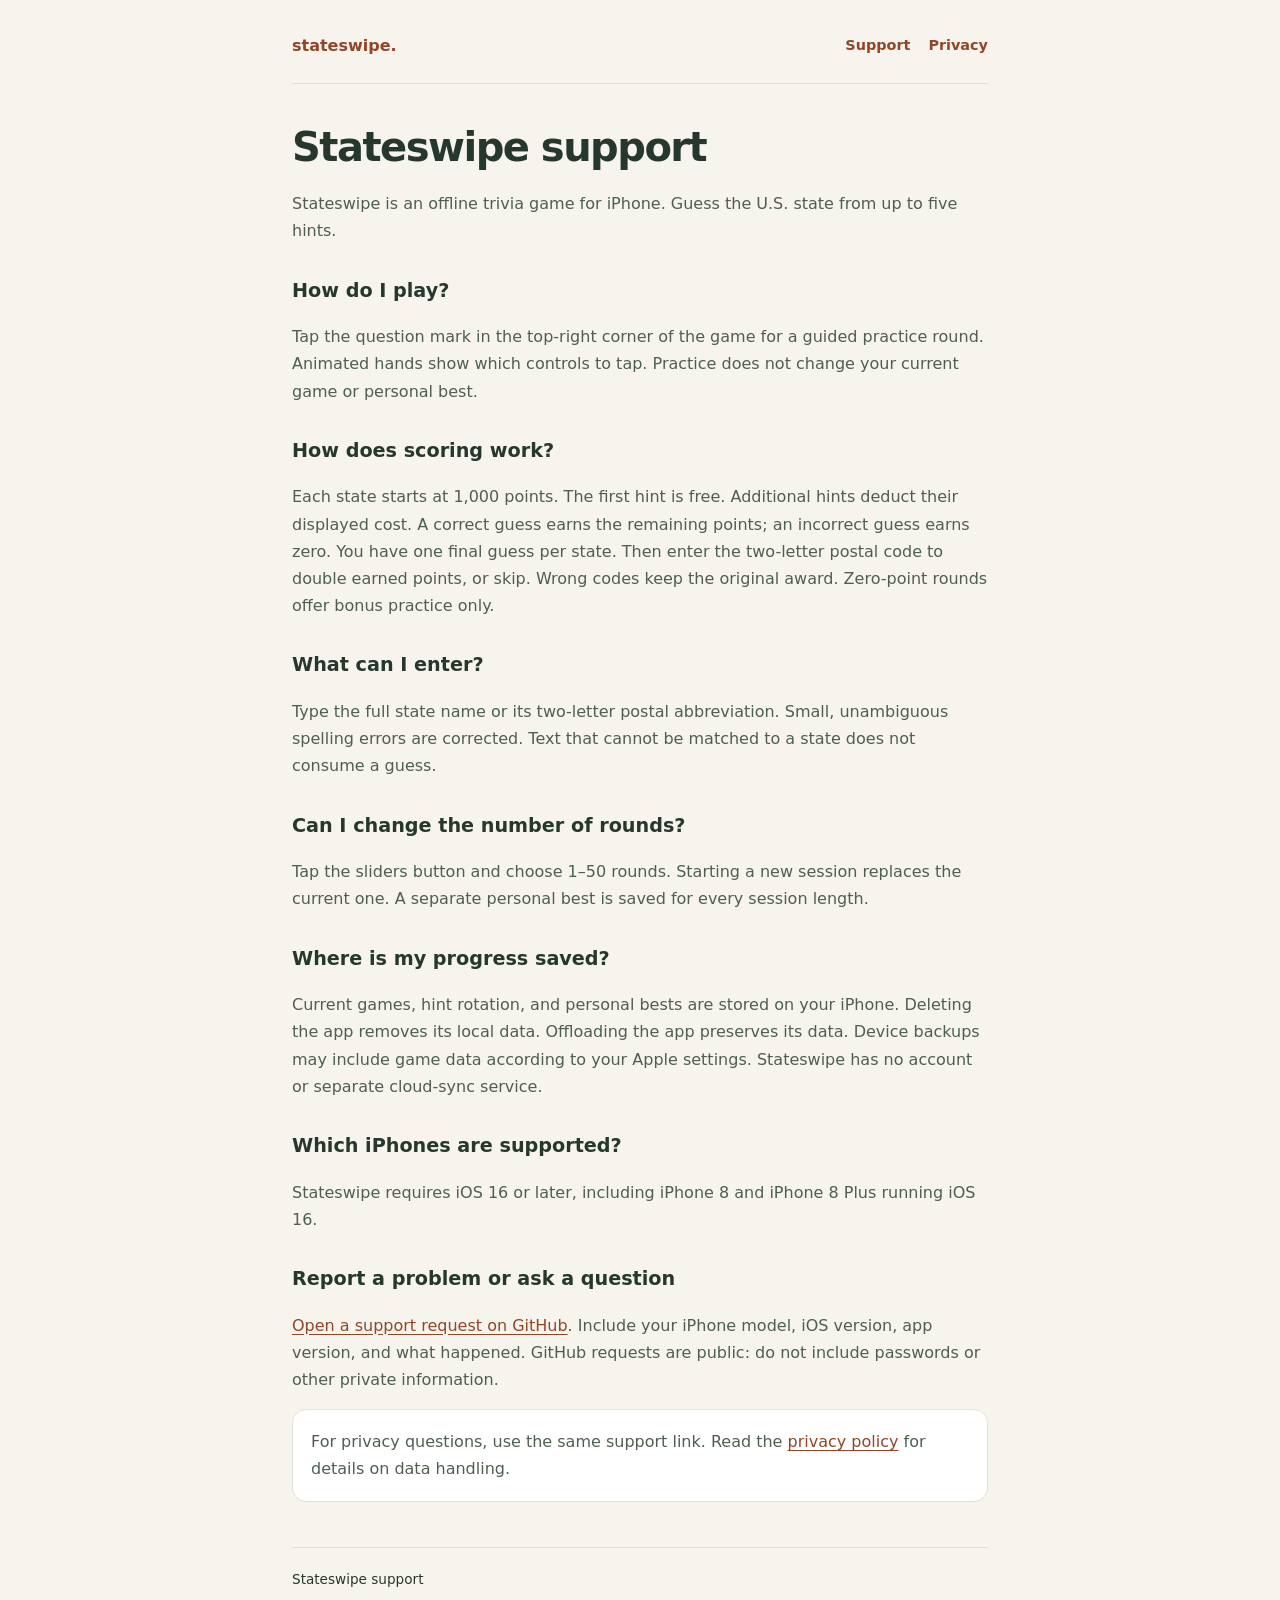
<file: docs/index.html>
<!doctype html><html lang="en"><head><meta charset="utf-8"><meta name="viewport" content="width=device-width,initial-scale=1"><title>Stateswipe Support</title><meta name="description" content="Help with the Stateswipe iPhone trivia game."><link rel="stylesheet" href="site.css"></head><body><header><a href="index.html">stateswipe.</a><nav aria-label="Main"><a href="index.html" aria-current="page">Support</a><a href="privacy.html">Privacy</a></nav></header><main><h1>Stateswipe support</h1><p>Stateswipe is an offline trivia game for iPhone. Guess the U.S. state from up to five hints.</p><h2>How do I play?</h2><p>Tap the question mark in the top-right corner of the game for a guided practice round. Animated hands show which controls to tap. Practice does not change your current game or personal best.</p><h2>How does scoring work?</h2><p>Each state starts at 1,000 points. The first hint is free. Additional hints deduct their displayed cost. A correct guess earns the remaining points; an incorrect guess earns zero. You have one final guess per state. Then enter the two-letter postal code to double earned points, or skip. Wrong codes keep the original award. Zero-point rounds offer bonus practice only.</p><h2>What can I enter?</h2><p>Type the full state name or its two-letter postal abbreviation. Small, unambiguous spelling errors are corrected. Text that cannot be matched to a state does not consume a guess.</p><h2>Can I change the number of rounds?</h2><p>Tap the sliders button and choose 1–50 rounds. Starting a new session replaces the current one. A separate personal best is saved for every session length.</p><h2>Where is my progress saved?</h2><p>Current games, hint rotation, and personal bests are stored on your iPhone. Deleting the app removes its local data. Offloading the app preserves its data. Device backups may include game data according to your Apple settings. Stateswipe has no account or separate cloud-sync service.</p><h2>Which iPhones are supported?</h2><p>Stateswipe requires iOS 16 or later, including iPhone 8 and iPhone 8 Plus running iOS 16.</p><h2>Report a problem or ask a question</h2><p><a href="https://github.com/riverdevprojects/state-swipe/issues/new">Open a support request on GitHub</a>. Include your iPhone model, iOS version, app version, and what happened. GitHub requests are public: do not include passwords or other private information.</p><p class="note">For privacy questions, use the same support link. Read the <a href="privacy.html">privacy policy</a> for details on data handling.</p></main><footer>Stateswipe support</footer></body></html>
</file>
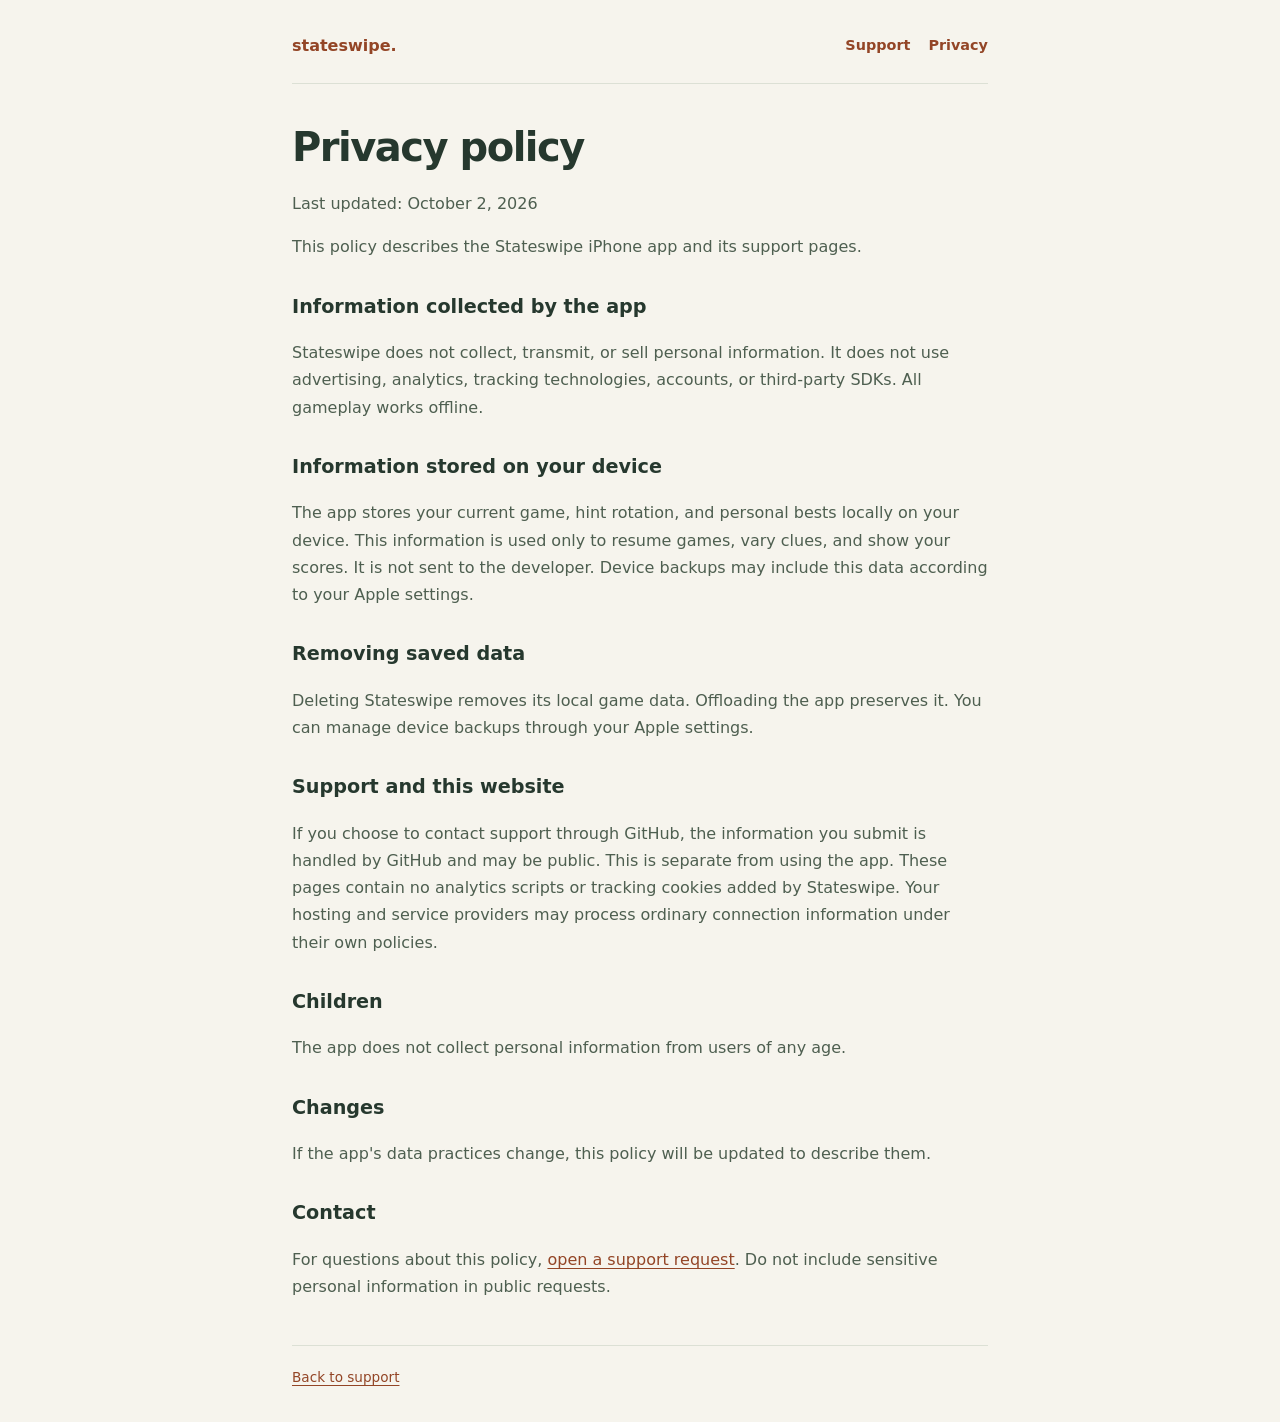
<file: docs/privacy.html>
<!doctype html><html lang="en"><head><meta charset="utf-8"><meta name="viewport" content="width=device-width,initial-scale=1"><title>Stateswipe Privacy Policy</title><meta name="description" content="Stateswipe works offline and does not collect personal data."><link rel="stylesheet" href="site.css"></head><body><header><a href="index.html">stateswipe.</a><nav aria-label="Main"><a href="index.html">Support</a><a href="privacy.html" aria-current="page">Privacy</a></nav></header><main><h1>Privacy policy</h1><p>Last updated: October 2, 2026</p><p>This policy describes the Stateswipe iPhone app and its support pages.</p><h2>Information collected by the app</h2><p>Stateswipe does not collect, transmit, or sell personal information. It does not use advertising, analytics, tracking technologies, accounts, or third-party SDKs. All gameplay works offline.</p><h2>Information stored on your device</h2><p>The app stores your current game, hint rotation, and personal bests locally on your device. This information is used only to resume games, vary clues, and show your scores. It is not sent to the developer. Device backups may include this data according to your Apple settings.</p><h2>Removing saved data</h2><p>Deleting Stateswipe removes its local game data. Offloading the app preserves it. You can manage device backups through your Apple settings.</p><h2>Support and this website</h2><p>If you choose to contact support through GitHub, the information you submit is handled by GitHub and may be public. This is separate from using the app. These pages contain no analytics scripts or tracking cookies added by Stateswipe. Your hosting and service providers may process ordinary connection information under their own policies.</p><h2>Children</h2><p>The app does not collect personal information from users of any age.</p><h2>Changes</h2><p>If the app's data practices change, this policy will be updated to describe them.</p><h2>Contact</h2><p>For questions about this policy, <a href="https://github.com/riverdevprojects/state-swipe/issues/new">open a support request</a>. Do not include sensitive personal information in public requests.</p></main><footer><a href="index.html">Back to support</a></footer></body></html>
</file>
<file: docs/site.css>
:root{color-scheme:light;font-family:system-ui,-apple-system,sans-serif;color:#26382e;background:#f6f4ed}*{box-sizing:border-box}body{max-width:740px;margin:0 auto;padding:32px 22px;line-height:1.7}header{display:flex;gap:20px;align-items:center;justify-content:space-between;padding-bottom:24px;border-bottom:1px solid #dce0d5}header a{font-weight:700;text-decoration:none}nav{display:flex;gap:18px;font-size:.9rem}a{color:#934526;text-underline-offset:3px}a:focus-visible{outline:3px solid #df5c36;outline-offset:5px}h1{font-size:2.5rem;line-height:1.15;letter-spacing:-1.5px;margin:40px 0 20px}h2{font-size:1.2rem;margin-top:30px}p,li{color:#4e5f50}footer{margin-top:45px;padding-top:20px;border-top:1px solid #dce0d5;font-size:.85rem}.note{padding:18px;background:white;border:1px solid #e0e4d8;border-radius:14px}
</file>
